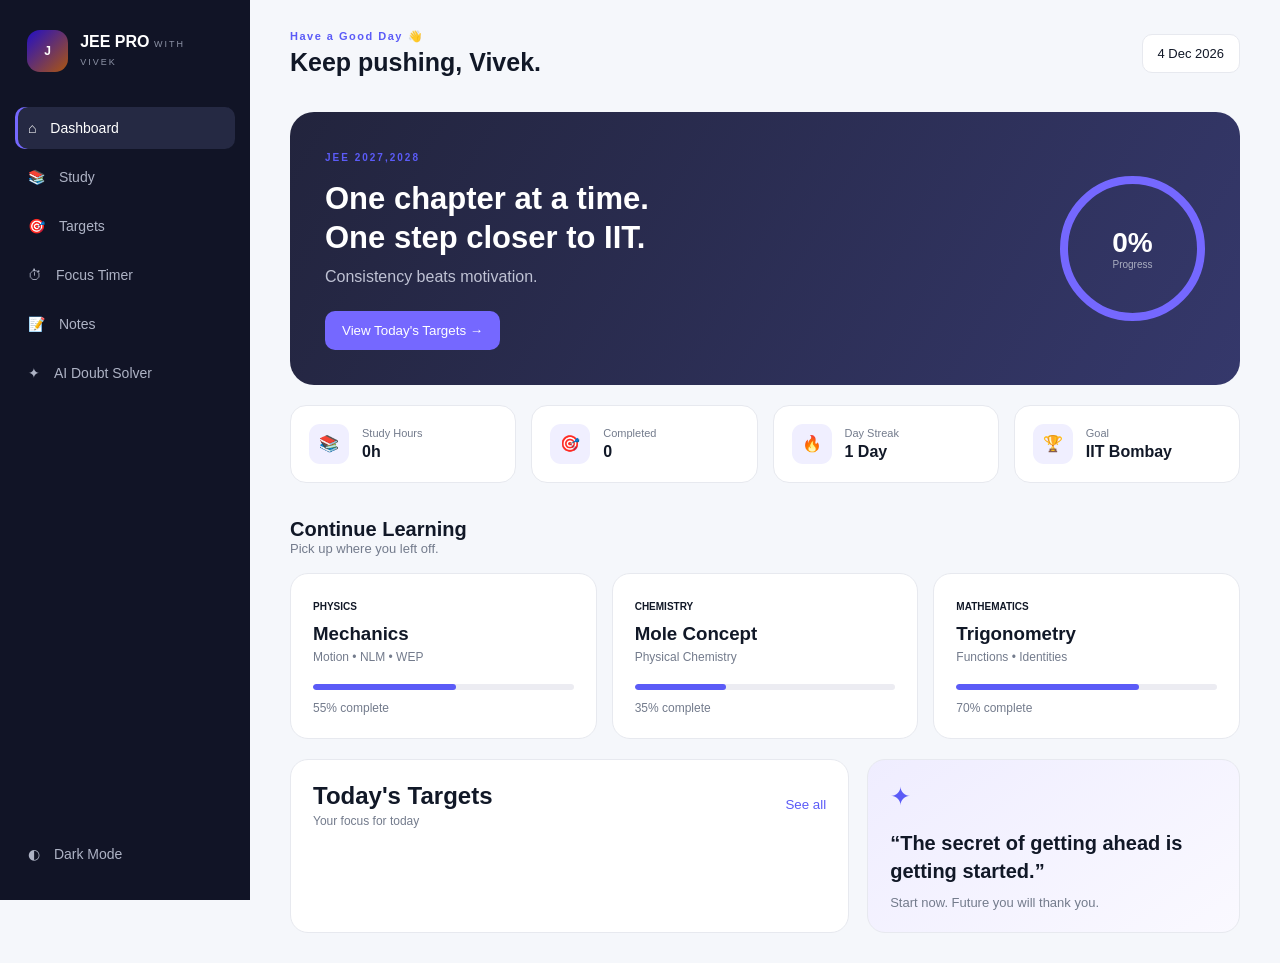
<file: Index.html>
<!DOCTYPE html>
<html lang="en">
<head>
    <meta charset="UTF-8">
    <meta name="viewport" content="width=device-width, initial-scale=1.0">
    <title>JEE Pro | Study Dashboard</title>
    <link rel="stylesheet" href="style.css">
</head>

<body>

<div class="app">

    <aside class="sidebar">
        <div class="logo">
            <div class="logoIcon">J</div>
            <div>
                <b>JEE PRO</b>
                <small>WITH VIVEK</small>
            </div>
        </div>

        <nav>
            <button class="nav active" onclick="openPage('dashboard',this)">⌂ <span>Dashboard</span></button>
            <button class="nav" onclick="openPage('study',this)">📚 <span>Study</span></button>
            <button class="nav" onclick="openPage('targets',this)">🎯 <span>Targets</span></button>
            <button class="nav" onclick="openPage('timer',this)">⏱ <span>Focus Timer</span></button>
            <button class="nav" onclick="openPage('notes',this)">📝 <span>Notes</span></button>
            <button class="nav" onclick="openPage('ai',this)">✦ <span>AI Doubt Solver</span></button>
        </nav>

        <div class="sideBottom">
            <button class="nav" onclick="toggleTheme()">◐ <span>Dark Mode</span></button>
        </div>
    </aside>


    <main class="main">

        <header class="topbar">
            <button class="mobileMenu" onclick="toggleSidebar()">☰</button>

            <div>
                <p class="hello">Have a Good Day 👋</p>
                <h1>Keep pushing, Vivek.</h1>
            </div>

            <div class="date" id="today"></div>
        </header>


        <!-- DASHBOARD -->

        <section id="dashboard" class="page active">

            <div class="heroCard">
                <div>
                    <span class="tag">JEE 2027,2028</span>
                    <h2>One chapter at a time.<br>One step closer to IIT.</h2>
                    <p>Consistency beats motivation.</p>
                    <button onclick="openPage('targets')">View Today's Targets →</button>
                </div>

                <div class="heroCircle">
                    <strong id="progressCircle">0%</strong>
                    <span>Progress</span>
                </div>
            </div>


            <div class="stats">

                <div class="stat">
                    <span>📚</span>
                    <div>
                        <small>Study Hours</small>
                        <strong id="hours">0h</strong>
                    </div>
                </div>

                <div class="stat">
                    <span>🎯</span>
                    <div>
                        <small>Completed</small>
                        <strong id="completedCount">0</strong>
                    </div>
                </div>

                <div class="stat">
                    <span>🔥</span>
                    <div>
                        <small>Day Streak</small>
                        <strong>1 Day</strong>
                    </div>
                </div>

                <div class="stat">
                    <span>🏆</span>
                    <div>
                        <small>Goal</small>
                        <strong>IIT Bombay</strong>
                    </div>
                </div>

            </div>


            <div class="sectionTitle">
                <div>
                    <h2>Continue Learning</h2>
                    <p>Pick up where you left off.</p>
                </div>
            </div>

            <div class="subjectGrid">

                <div class="subject physics">
                    <span>PHYSICS</span>
                    <h3>Mechanics</h3>
                    <p>Motion • NLM • WEP</p>
                    <div class="bar"><i style="width:55%"></i></div>
                    <small>55% complete</small>
                </div>

                <div class="subject chemistry">
                    <span>CHEMISTRY</span>
                    <h3>Mole Concept</h3>
                    <p>Physical Chemistry</p>
                    <div class="bar"><i style="width:35%"></i></div>
                    <small>35% complete</small>
                </div>

                <div class="subject maths">
                    <span>MATHEMATICS</span>
                    <h3>Trigonometry</h3>
                    <p>Functions • Identities</p>
                    <div class="bar"><i style="width:70%"></i></div>
                    <small>70% complete</small>
                </div>

            </div>


            <div class="bottomGrid">

                <div class="panel">
                    <div class="panelHead">
                        <div>
                            <h2>Today's Targets</h2>
                            <p>Your focus for today</p>
                        </div>
                        <button onclick="openPage('targets')">See all</button>
                    </div>

                    <div id="dashboardTargets"></div>
                </div>


                <div class="quote">
                    <div class="quoteIcon">✦</div>
                    <h2>“The secret of getting ahead is getting started.”</h2>
                    <p>Start now. Future you will thank you.</p>
                </div>

            </div>

        </section>


        <!-- STUDY -->

        <section id="study" class="page">

            <div class="pageTitle">
                <span class="tag">LEARNING</span>
                <h1>Study Room</h1>
                <p>Choose a subject and start learning.</p>
            </div>

            <div class="largeSubjects">

                <div class="largeSubject">
                    <div class="subjectIcon">⚡</div>
                    <div>
                        <small>PHYSICS</small>
                        <h2>Physics</h2>
                        <p>Mechanics, Waves, Electricity & more</p>
                    
                    </div>
                    <button>Open →</button>
                </div>

                <div class="largeSubject">
                    <div class="subjectIcon">🧪</div>
                    <div>
                        <small>CHEMISTRY</small>
                        <h2>Chemistry</h2>
                        <p>Physical, Organic & Inorganic</p>
                    </div>
                    <button>Open →</button>
                </div>

                <div class="largeSubject">
                    <div class="subjectIcon">📐</div>
                    <div>
                        <small>MATHEMATICS</small>
                        <h2>Mathematics</h2>
                        <p>Algebra, Calculus, Geometry & more</p>
                    </div>
                    <button>Open →</button>
                </div>

            </div>

        </section>


        <!-- TARGETS -->

        <section id="targets" class="page">

            <div class="pageTitle">
                <span class="tag">PRODUCTIVITY</span>
                <h1>Target Planner</h1>
                <p>Plan your work. Complete your goals.</p>
            </div>

            <div class="addTarget">
                <input id="targetInput" placeholder="What will you complete today?">
                <button onclick="addTarget()">+ Add Target</button>
            </div>

            <div id="targetList"></div>

        </section>


        <!-- TIMER -->

        <section id="timer" class="page">

    <div class="pageTitle">
        <span class="tag">FOCUS</span>
        <h1>Focus Timer</h1>
        <p>Apne study session ka time khud set karo.</p>
    </div>

    <div class="timerCard">

        <div class="timerRing">
            <strong id="timerDisplay">25:00</strong>
            <span id="timerStatus">READY</span>
        </div>

        <div class="timerEdit">

            <label>Set Study Time</label>

            <div class="timeInputs">

                <input
                    type="number"
                    id="customMinutes"
                    min="1"
                    max="180"
                    value="25"
                    placeholder="Minutes"
                >

                <span>MIN</span>

            </div>

            <button onclick="setCustomTime()">
                ✓ Set Time
            </button>

        </div>

        <div class="timerButtons">

            <button onclick="startTimer()">
                ▶ Start
            </button>

            <button onclick="pauseTimer()">
                Ⅱ Pause
            </button>

            <button class="reset" onclick="resetTimer()">
                ↻ Reset
            </button>

        </div>

    </div>

</section>


        <!-- NOTES -->

        <section id="notes" class="page">

            <div class="pageTitle">
                <span class="tag">PERSONAL</span>
                <h1>My Notes</h1>
                <p>Keep your important ideas here.</p>
            </div>

            <div class="notesCard">
                <textarea id="notesBox" placeholder="Write your formulas, ideas or revision notes..."></textarea>
                <div>
                    <button onclick="saveNotes()">Save Notes</button>
                    <button class="reset" onclick="clearNotes()">Clear</button>
                </div>
                <small id="noteStatus"></small>
            </div>

        </section>


        <!-- AI -->

        <section id="ai" class="page">

            <div class="pageTitle">
                <span class="tag">INTELLIGENCE</span>
                <h1>AI Doubt Solver</h1>
                <p>Ask your JEE doubt and get help.</p>
            </div>

            <div class="aiCard">

                <div id="chatBox">
                    <div class="message bot">
                        <b>✦ JEE AI</b>
                        <p>Hello! Apna JEE doubt pucho.</p>
                    </div>
                </div>

                <div class="chatInput">
                    <input id="question" placeholder="Ask your Physics, Chemistry or Maths doubt...">
                    <button onclick="askAI()">Send ↑</button>
                </div>

                <small>AI connection can be added later using an API/backend.</small>

            </div>

        </section>

    </main>

</div>

<script src="script.js"></script>

</body>
</html>
</file>
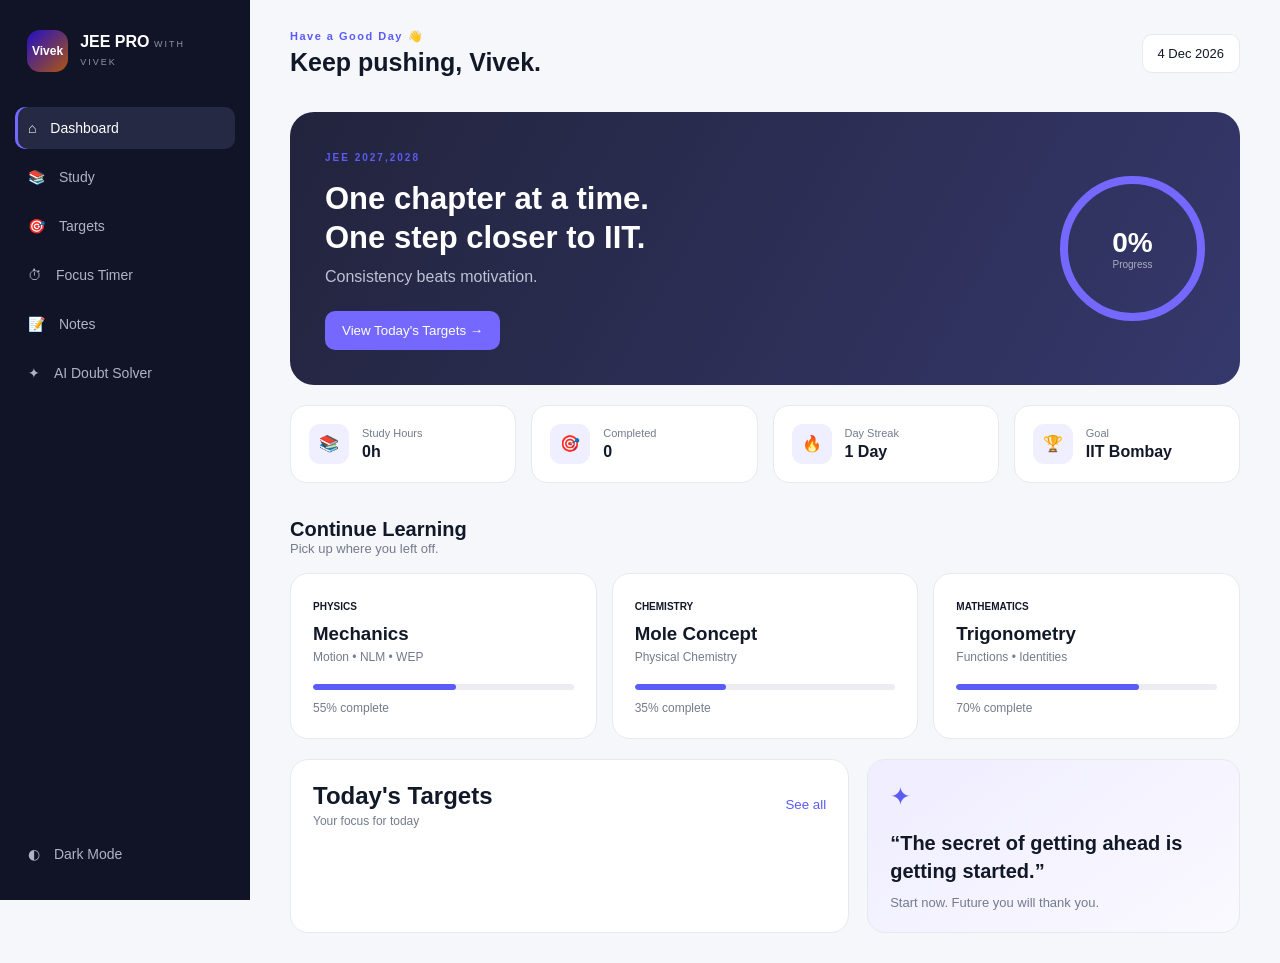
<file: index.html>
<!DOCTYPE html>
<html lang="en">
<head>
    <meta charset="UTF-8">
    <meta name="viewport" content="width=device-width, initial-scale=1.0">
    <title>JEE Pro | Study Dashboard</title>
    <link rel="stylesheet" href="style.css">
</head>

<body>

<div class="app">

    <aside class="sidebar">
        <div class="logo">
            <div class="logoIcon">Vivek</div>
            <div>
                <b>JEE PRO</b>
                <small>WITH VIVEK</small>
            </div>
        </div>

        <nav>
            <button class="nav active" onclick="openPage('dashboard',this)">⌂ <span>Dashboard</span></button>
            <button class="nav" onclick="openPage('study',this)">📚 <span>Study</span></button>
            <button class="nav" onclick="openPage('targets',this)">🎯 <span>Targets</span></button>
            <button class="nav" onclick="openPage('timer',this)">⏱ <span>Focus Timer</span></button>
            <button class="nav" onclick="openPage('notes',this)">📝 <span>Notes</span></button>
            <button class="nav" onclick="openPage('ai',this)">✦ <span>AI Doubt Solver</span></button>
        </nav>

        <div class="sideBottom">
            <button class="nav" onclick="toggleTheme()">◐ <span>Dark Mode</span></button>
        </div>
    </aside>


    <main class="main">

        <header class="topbar">
            <button class="mobileMenu" onclick="toggleSidebar()">☰</button>

            <div>
                <p class="hello">Have a Good Day 👋</p>
                <h1>Keep pushing, Vivek.</h1>
            </div>

            <div class="date" id="today"></div>
        </header>


        <!-- DASHBOARD -->

        <section id="dashboard" class="page active">

            <div class="heroCard">
                <div>
                    <span class="tag">JEE 2027,2028</span>
                    <h2>One chapter at a time.<br>One step closer to IIT.</h2>
                    <p>Consistency beats motivation.</p>
                    <button onclick="openPage('targets')">View Today's Targets →</button>
                </div>

                <div class="heroCircle">
                    <strong id="progressCircle">0%</strong>
                    <span>Progress</span>
                </div>
            </div>


            <div class="stats">

                <div class="stat">
                    <span>📚</span>
                    <div>
                        <small>Study Hours</small>
                        <strong id="hours">0h</strong>
                    </div>
                </div>

                <div class="stat">
                    <span>🎯</span>
                    <div>
                        <small>Completed</small>
                        <strong id="completedCount">0</strong>
                    </div>
                </div>

                <div class="stat">
                    <span>🔥</span>
                    <div>
                        <small>Day Streak</small>
                        <strong>1 Day</strong>
                    </div>
                </div>

                <div class="stat">
                    <span>🏆</span>
                    <div>
                        <small>Goal</small>
                        <strong>IIT Bombay</strong>
                    </div>
                </div>

            </div>


            <div class="sectionTitle">
                <div>
                    <h2>Continue Learning</h2>
                    <p>Pick up where you left off.</p>
                </div>
            </div>

            <div class="subjectGrid">

                <div class="subject physics">
                    <span>PHYSICS</span>
                    <h3>Mechanics</h3>
                    <p>Motion • NLM • WEP</p>
                    <div class="bar"><i style="width:55%"></i></div>
                    <small>55% complete</small>
                </div>

                <div class="subject chemistry">
                    <span>CHEMISTRY</span>
                    <h3>Mole Concept</h3>
                    <p>Physical Chemistry</p>
                    <div class="bar"><i style="width:35%"></i></div>
                    <small>35% complete</small>
                </div>

                <div class="subject maths">
                    <span>MATHEMATICS</span>
                    <h3>Trigonometry</h3>
                    <p>Functions • Identities</p>
                    <div class="bar"><i style="width:70%"></i></div>
                    <small>70% complete</small>
                </div>

            </div>


            <div class="bottomGrid">

                <div class="panel">
                    <div class="panelHead">
                        <div>
                            <h2>Today's Targets</h2>
                            <p>Your focus for today</p>
                        </div>
                        <button onclick="openPage('targets')">See all</button>
                    </div>

                    <div id="dashboardTargets"></div>
                </div>


                <div class="quote">
                    <div class="quoteIcon">✦</div>
                    <h2>“The secret of getting ahead is getting started.”</h2>
                    <p>Start now. Future you will thank you.</p>
                </div>

            </div>

        </section>


        <!-- STUDY -->

        <section id="study" class="page">

            <div class="pageTitle">
                <span class="tag">LEARNING</span>
                <h1>Study Room</h1>
                <p>Choose a subject and start learning.</p>
            </div>

            <div class="largeSubjects">

                <div class="largeSubject">
                    <div class="subjectIcon">⚡</div>
                    <div>
                        <small>PHYSICS</small>
                        <h2>Physics</h2>
                        <p>Mechanics, Waves, Electricity & more</p>
                    
                    </div>
                    <button>Open →</button>
                </div>

                <div class="largeSubject">
                    <div class="subjectIcon">🧪</div>
                    <div>
                        <small>CHEMISTRY</small>
                        <h2>Chemistry</h2>
                        <p>Physical, Organic & Inorganic</p>
                    </div>
                    <button>Open →</button>
                </div>

                <div class="largeSubject">
                    <div class="subjectIcon">📐</div>
                    <div>
                        <small>MATHEMATICS</small>
                        <h2>Mathematics</h2>
                        <p>Algebra, Calculus, Geometry & more</p>
                    </div>
                    <button>Open →</button>
                </div>

            </div>

        </section>


        <!-- TARGETS -->

        <section id="targets" class="page">

            <div class="pageTitle">
                <span class="tag">PRODUCTIVITY</span>
                <h1>Target Planner</h1>
                <p>Plan your work. Complete your goals.</p>
            </div>

            <div class="addTarget">
                <input id="targetInput" placeholder="What will you complete today?">
                <button onclick="addTarget()">+ Add Target</button>
            </div>

            <div id="targetList"></div>

        </section>


        <!-- TIMER -->

        <section id="timer" class="page">

    <div class="pageTitle">
        <span class="tag">FOCUS</span>
        <h1>Focus Timer</h1>
        <p>Apne study session ka time khud set karo.</p>
    </div>

    <div class="timerCard">

        <div class="timerRing">
            <strong id="timerDisplay">25:00</strong>
            <span id="timerStatus">READY</span>
        </div>

        <div class="timerEdit">

            <label>Set Study Time</label>

            <div class="timeInputs">

                <input
                    type="number"
                    id="customMinutes"
                    min="1"
                    max="180"
                    value="25"
                    placeholder="Minutes"
                >

                <span>MIN</span>

            </div>

            <button onclick="setCustomTime()">
                ✓ Set Time
            </button>

        </div>

        <div class="timerButtons">

            <button onclick="startTimer()">
                ▶ Start
            </button>

            <button onclick="pauseTimer()">
                Ⅱ Pause
            </button>

            <button class="reset" onclick="resetTimer()">
                ↻ Reset
            </button>

        </div>

    </div>

</section>


        <!-- NOTES -->

        <section id="notes" class="page">

            <div class="pageTitle">
                <span class="tag">PERSONAL</span>
                <h1>My Notes</h1>
                <p>Keep your important ideas here.</p>
            </div>

            <div class="notesCard">
                <textarea id="notesBox" placeholder="Write your formulas, ideas or revision notes..."></textarea>
                <div>
                    <button onclick="saveNotes()">Save Notes</button>
                    <button class="reset" onclick="clearNotes()">Clear</button>
                </div>
                <small id="noteStatus"></small>
            </div>

        </section>


        <!-- AI -->

        <section id="ai" class="page">

            <div class="pageTitle">
                <span class="tag">INTELLIGENCE</span>
                <h1>AI Doubt Solver</h1>
                <p>Ask your JEE doubt and get help.</p>
            </div>

            <div class="aiCard">

                <div id="chatBox">
                    <div class="message bot">
                        <b>✦ JEE AI</b>
                        <p>Hello! Apna JEE doubt pucho.</p>
                    </div>
                </div>

                <div class="chatInput">
                    <input id="question" placeholder="Ask your Physics, Chemistry or Maths doubt...">
                    <button onclick="askAI()">Send ↑</button>
                </div>

                <small>AI connection can be added later using an API/backend.</small>

            </div>

        </section>

    </main>

</div>

<script src="script.js"></script>

</body>
</html>
</file>
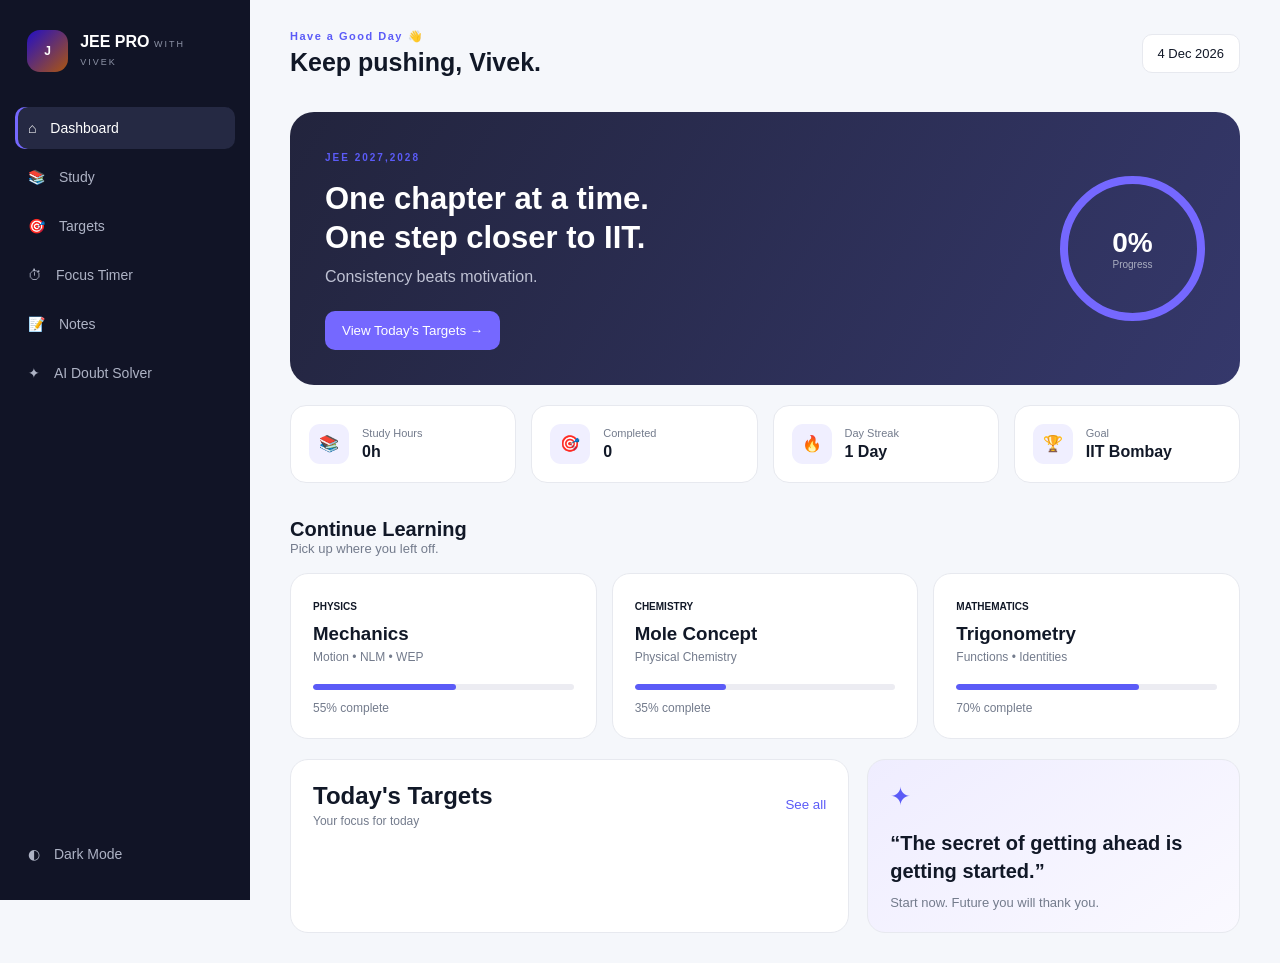
<file: New.html>
<!DOCTYPE html>
<html lang="en">
<head>
    <meta charset="UTF-8">
    <meta name="viewport" content="width=device-width, initial-scale=1.0">
    <title>JEE Pro | Study Dashboard</title>
    <link rel="stylesheet" href="style.css">
</head>

<body>

<div class="app">

    <aside class="sidebar">
        <div class="logo">
            <div class="logoIcon">J</div>
            <div>
                <b>JEE PRO</b>
                <small>WITH VIVEK</small>
            </div>
        </div>

        <nav>
            <button class="nav active" onclick="openPage('dashboard',this)">⌂ <span>Dashboard</span></button>
            <button class="nav" onclick="openPage('study',this)">📚 <span>Study</span></button>
            <button class="nav" onclick="openPage('targets',this)">🎯 <span>Targets</span></button>
            <button class="nav" onclick="openPage('timer',this)">⏱ <span>Focus Timer</span></button>
            <button class="nav" onclick="openPage('notes',this)">📝 <span>Notes</span></button>
            <button class="nav" onclick="openPage('ai',this)">✦ <span>AI Doubt Solver</span></button>
        </nav>

        <div class="sideBottom">
            <button class="nav" onclick="toggleTheme()">◐ <span>Dark Mode</span></button>
        </div>
    </aside>


    <main class="main">

        <header class="topbar">
            <button class="mobileMenu" onclick="toggleSidebar()">☰</button>

            <div>
                <p class="hello">Have a Good Day 👋</p>
                <h1>Keep pushing, Vivek.</h1>
            </div>

            <div class="date" id="today"></div>
        </header>


        <!-- DASHBOARD -->

        <section id="dashboard" class="page active">

            <div class="heroCard">
                <div>
                    <span class="tag">JEE 2027,2028</span>
                    <h2>One chapter at a time.<br>One step closer to IIT.</h2>
                    <p>Consistency beats motivation.</p>
                    <button onclick="openPage('targets')">View Today's Targets →</button>
                </div>

                <div class="heroCircle">
                    <strong id="progressCircle">0%</strong>
                    <span>Progress</span>
                </div>
            </div>


            <div class="stats">

                <div class="stat">
                    <span>📚</span>
                    <div>
                        <small>Study Hours</small>
                        <strong id="hours">0h</strong>
                    </div>
                </div>

                <div class="stat">
                    <span>🎯</span>
                    <div>
                        <small>Completed</small>
                        <strong id="completedCount">0</strong>
                    </div>
                </div>

                <div class="stat">
                    <span>🔥</span>
                    <div>
                        <small>Day Streak</small>
                        <strong>1 Day</strong>
                    </div>
                </div>

                <div class="stat">
                    <span>🏆</span>
                    <div>
                        <small>Goal</small>
                        <strong>IIT Bombay</strong>
                    </div>
                </div>

            </div>


            <div class="sectionTitle">
                <div>
                    <h2>Continue Learning</h2>
                    <p>Pick up where you left off.</p>
                </div>
            </div>

            <div class="subjectGrid">

                <div class="subject physics">
                    <span>PHYSICS</span>
                    <h3>Mechanics</h3>
                    <p>Motion • NLM • WEP</p>
                    <div class="bar"><i style="width:55%"></i></div>
                    <small>55% complete</small>
                </div>

                <div class="subject chemistry">
                    <span>CHEMISTRY</span>
                    <h3>Mole Concept</h3>
                    <p>Physical Chemistry</p>
                    <div class="bar"><i style="width:35%"></i></div>
                    <small>35% complete</small>
                </div>

                <div class="subject maths">
                    <span>MATHEMATICS</span>
                    <h3>Trigonometry</h3>
                    <p>Functions • Identities</p>
                    <div class="bar"><i style="width:70%"></i></div>
                    <small>70% complete</small>
                </div>

            </div>


            <div class="bottomGrid">

                <div class="panel">
                    <div class="panelHead">
                        <div>
                            <h2>Today's Targets</h2>
                            <p>Your focus for today</p>
                        </div>
                        <button onclick="openPage('targets')">See all</button>
                    </div>

                    <div id="dashboardTargets"></div>
                </div>


                <div class="quote">
                    <div class="quoteIcon">✦</div>
                    <h2>“The secret of getting ahead is getting started.”</h2>
                    <p>Start now. Future you will thank you.</p>
                </div>

            </div>

        </section>


        <!-- STUDY -->

        <section id="study" class="page">

            <div class="pageTitle">
                <span class="tag">LEARNING</span>
                <h1>Study Room</h1>
                <p>Choose a subject and start learning.</p>
            </div>

            <div class="largeSubjects">

                <div class="largeSubject">
                    <div class="subjectIcon">⚡</div>
                    <div>
                        <small>PHYSICS</small>
                        <h2>Physics</h2>
                        <p>Mechanics, Waves, Electricity & more</p>
                    
                    </div>
                    <button>Open →</button>
                </div>

                <div class="largeSubject">
                    <div class="subjectIcon">🧪</div>
                    <div>
                        <small>CHEMISTRY</small>
                        <h2>Chemistry</h2>
                        <p>Physical, Organic & Inorganic</p>
                    </div>
                    <button>Open →</button>
                </div>

                <div class="largeSubject">
                    <div class="subjectIcon">📐</div>
                    <div>
                        <small>MATHEMATICS</small>
                        <h2>Mathematics</h2>
                        <p>Algebra, Calculus, Geometry & more</p>
                    </div>
                    <button>Open →</button>
                </div>

            </div>

        </section>


        <!-- TARGETS -->

        <section id="targets" class="page">

            <div class="pageTitle">
                <span class="tag">PRODUCTIVITY</span>
                <h1>Target Planner</h1>
                <p>Plan your work. Complete your goals.</p>
            </div>

            <div class="addTarget">
                <input id="targetInput" placeholder="What will you complete today?">
                <button onclick="addTarget()">+ Add Target</button>
            </div>

            <div id="targetList"></div>

        </section>


        <!-- TIMER -->

        <section id="timer" class="page">

    <div class="pageTitle">
        <span class="tag">FOCUS</span>
        <h1>Focus Timer</h1>
        <p>Apne study session ka time khud set karo.</p>
    </div>

    <div class="timerCard">

        <div class="timerRing">
            <strong id="timerDisplay">25:00</strong>
            <span id="timerStatus">READY</span>
        </div>

        <div class="timerEdit">

            <label>Set Study Time</label>

            <div class="timeInputs">

                <input
                    type="number"
                    id="customMinutes"
                    min="1"
                    max="180"
                    value="25"
                    placeholder="Minutes"
                >

                <span>MIN</span>

            </div>

            <button onclick="setCustomTime()">
                ✓ Set Time
            </button>

        </div>

        <div class="timerButtons">

            <button onclick="startTimer()">
                ▶ Start
            </button>

            <button onclick="pauseTimer()">
                Ⅱ Pause
            </button>

            <button class="reset" onclick="resetTimer()">
                ↻ Reset
            </button>

        </div>

    </div>

</section>


        <!-- NOTES -->

        <section id="notes" class="page">

            <div class="pageTitle">
                <span class="tag">PERSONAL</span>
                <h1>My Notes</h1>
                <p>Keep your important ideas here.</p>
            </div>

            <div class="notesCard">
                <textarea id="notesBox" placeholder="Write your formulas, ideas or revision notes..."></textarea>
                <div>
                    <button onclick="saveNotes()">Save Notes</button>
                    <button class="reset" onclick="clearNotes()">Clear</button>
                </div>
                <small id="noteStatus"></small>
            </div>

        </section>


        <!-- AI -->

        <section id="ai" class="page">

            <div class="pageTitle">
                <span class="tag">INTELLIGENCE</span>
                <h1>AI Doubt Solver</h1>
                <p>Ask your JEE doubt and get help.</p>
            </div>

            <div class="aiCard">

                <div id="chatBox">
                    <div class="message bot">
                        <b>✦ JEE AI</b>
                        <p>Hello! Apna JEE doubt pucho.</p>
                    </div>
                </div>

                <div class="chatInput">
                    <input id="question" placeholder="Ask your Physics, Chemistry or Maths doubt...">
                    <button onclick="askAI()">Send ↑</button>
                </div>

                <small>AI connection can be added later using an API/backend.</small>

            </div>

        </section>

    </main>

</div>

<script src="script.js"></script>

</body>
</html>
</file>
<file: style.css>
* {
    margin: 0;
    padding: 0;
    box-sizing: border-box;
}

:root {
    --bg: #f5f7fb;
    --card: #ffffff;
    --text: #111827;
    --muted: #737b8c;
    --primary: #5b5bf7;
    --border: #e7e9ef;
}

body {
    font-family: Inter, Arial, sans-serif;
    background: var(--bg);
    color: var(--text);
    transition: .3s;
}

button {
    border: 0;
    cursor: pointer;
    font-family: inherit;
}

.app {
    display: flex;
    min-height: 100vh;
}


/* SIDEBAR */

.sidebar {
    width: 250px;
    background: #111426;
    color: white;
    padding: 25px 15px;
    position: fixed;
    height: 100vh;
    display: flex;
    flex-direction: column;
    z-index: 10;
}

.logo {
    display: flex;
    align-items: center;
    gap: 12px;
    padding: 5px 12px 35px;
}

.logoIcon {
    width: 42px;
    height: 42px;
    border-radius: 13px;
    display: grid;
    place-items: center;
    background: linear-gradient(135deg,#220fc5,#ad560f);
    font-size: 12px;
    font-weight: bold;
}

.logo b {
    display: ;
}

.logo small {
    color: #8e94a7;
    font-size: 9px;
    letter-spacing: 2px;
}

nav {
    display: grid;
    gap: 7px;
}

.nav {
    width: 100%;
    padding: 13px;
    background: transparent;
    color: #aeb3c5;
    border-radius: 10px;
    text-align: left;
    font-size: 14px;
}

.nav span {
    margin-left: 10px;
}

.nav:hover,
.nav.active {
    background: #252943;
    color: white;
}

.nav.active {
    box-shadow: inset 3px 0 #7568ff;
}

.sideBottom {
    margin-top: auto;
}


/* MAIN */

.main {
    margin-left: 250px;
    width: calc(100% - 250px);
    padding: 30px 40px;
}

.topbar {
    display: flex;
    align-items: center;
    justify-content: space-between;
    margin-bottom: 35px;
}

.hello {
    color: var(--primary);
    font-size: 11px;
    font-weight: bold;
    letter-spacing: 1.5px;
}

.topbar h1 {
    margin-top: 5px;
    font-size: 25px;
}

.date {
    background: var(--card);
    border: 1px solid var(--border);
    padding: 11px 15px;
    border-radius: 10px;
    font-size: 13px;
}

.mobileMenu {
    display: none;
}


/* PAGES */

.page {
    display: none;
}

.page.active {
    display: block;
}

.pageTitle {
    margin-bottom: 25px;
}

.pageTitle h1 {
    font-size: 32px;
    margin: 7px 0;
}

.pageTitle p {
    color: var(--muted);
}

.tag {
    font-size: 10px;
    letter-spacing: 2px;
    font-weight: bold;
    color: var(--primary);
}


/* HERO */

.heroCard {
    min-height: 260px;
    padding: 35px;
    border-radius: 24px;
    background: linear-gradient(120deg,#22243d,#35386b);
    color: white;
    display: flex;
    justify-content: space-between;
    align-items: center;
    overflow: hidden;
}

.heroCard h2 {
    font-size: 31px;
    line-height: 1.25;
    margin: 15px 0 10px;
}

.heroCard p {
    color: #bfc2d4;
}

.heroCard button {
    margin-top: 25px;
    padding: 12px 17px;
    border-radius: 10px;
    background: #7568ff;
    color: white;
}

.heroCircle {
    width: 145px;
    height: 145px;
    border-radius: 50%;
    border: 8px solid #7568ff;
    display: grid;
    place-content: center;
    text-align: center;
}

.heroCircle strong {
    font-size: 28px;
}

.heroCircle span {
    font-size: 10px;
    color: #aaaec1;
}


/* STATS */

.stats {
    display: grid;
    grid-template-columns: repeat(4,1fr);
    gap: 15px;
    margin: 20px 0 35px;
}

.stat {
    background: var(--card);
    border: 1px solid var(--border);
    padding: 18px;
    border-radius: 16px;
    display: flex;
    align-items: center;
    gap: 13px;
}

.stat > span {
    width: 40px;
    height: 40px;
    display: grid;
    place-items: center;
    background: #f0efff;
    border-radius: 11px;
}

.stat small,
.stat strong {
    display: block;
}

.stat small {
    color: var(--muted);
    font-size: 11px;
}

.stat strong {
    margin-top: 4px;
}


/* SUBJECTS */

.sectionTitle {
    margin-bottom: 17px;
}

.sectionTitle h2 {
    font-size: 20px;
}

.sectionTitle p {
    color: var(--muted);
    font-size: 13px;
}

.subjectGrid {
    display: grid;
    grid-template-columns: repeat(3,1fr);
    gap: 15px;
}

.subject {
    padding: 22px;
    border-radius: 18px;
    background: var(--card);
    border: 1px solid var(--border);
}

.subject span {
    font-size: 10px;
    font-weight: bold;
}

.subject h3 {
    margin: 9px 0 5px;
}

.subject p,
.subject small {
    color: var(--muted);
    font-size: 12px;
}

.bar {
    height: 6px;
    background: #ececf2;
    border-radius: 20px;
    margin: 20px 0 8px;
    overflow: hidden;
}

.bar i {
    height: 100%;
    display: block;
    background: var(--primary);
    border-radius: inherit;
}


/* BOTTOM */

.bottomGrid {
    display: grid;
    grid-template-columns: 1.5fr 1fr;
    gap: 18px;
    margin-top: 20px;
}

.panel,
.quote {
    background: var(--card);
    border: 1px solid var(--border);
    border-radius: 18px;
    padding: 22px;
}

.panelHead {
    display: flex;
    justify-content: space-between;
    align-items: center;
}

.panelHead p {
    color: var(--muted);
    font-size: 12px;
    margin-top: 4px;
}

.panelHead button {
    background: transparent;
    color: var(--primary);
}

.quote {
    background: linear-gradient(145deg,#efedff,#faf9ff);
}

.quoteIcon {
    font-size: 25px;
    color: var(--primary);
}

.quote h2 {
    margin: 18px 0 10px;
    font-size: 20px;
    line-height: 1.4;
}

.quote p {
    color: var(--muted);
    font-size: 13px;
}


/* TARGETS */

.addTarget {
    display: flex;
    gap: 10px;
    margin-bottom: 20px;
}

.addTarget input,
.chatInput input {
    flex: 1;
    border: 1px solid var(--border);
    background: var(--card);
    color: var(--text);
    padding: 14px;
    border-radius: 11px;
    outline: none;
}

.addTarget button,
.chatInput button,
.notesCard button {
    background: var(--primary);
    color: white;
    padding: 12px 18px;
    border-radius: 11px;
}

.target {
    background: var(--card);
    border: 1px solid var(--border);
    padding: 17px;
    margin: 10px 0;
    border-radius: 14px;
    display: flex;
    justify-content: space-between;
}

.target.done {
    opacity: .5;
    text-decoration: line-through;
}


/* STUDY */

.largeSubjects {
    display: grid;
    gap: 15px;
}

.largeSubject {
    background: var(--card);
    border: 1px solid var(--border);
    padding: 24px;
    border-radius: 18px;
    display: flex;
    align-items: center;
    gap: 18px;
}

.subjectIcon {
    width: 55px;
    height: 55px;
    display: grid;
    place-items: center;
    background: #f0efff;
    border-radius: 15px;
    font-size: 24px;
}

.largeSubject div:nth-child(2) {
    flex: 1;
}

.largeSubject small {
    color: var(--primary);
    font-size: 9px;
    font-weight: bold;
}

.largeSubject h2 {
    margin: 5px 0;
}

.largeSubject p {
    color: var(--muted);
    font-size: 13px;
}

.largeSubject button {
    background: var(--primary);
    color: white;
    padding: 11px 16px;
    border-radius: 10px;
}


/* TIMER */

.timerCard {
    max-width: 600px;
    margin: auto;
    background: var(--card);
    border: 1px solid var(--border);
    border-radius: 25px;
    padding: 45px;
    text-align: center;
}

.timerRing {
    width: 250px;
    height: 250px;
    border-radius: 50%;
    border: 10px solid #e5e2ff;
    outline: 3px solid var(--primary);
    outline-offset: -16px;
    display: grid;
    place-content: center;
    margin: auto;
}

.timerRing strong {
    font-size: 52px;
}

.timerRing span {
    color: var(--muted);
    font-size: 10px;
    letter-spacing: 2px;
}

.timerButtons {
    margin-top: 35px;
}

.timerButtons button {
    padding: 12px 18px;
    border-radius: 10px;
    background: var(--primary);
    color: white;
}

.reset {
    background: #ececf2 !important;
    color: #555 !important;
}


/* NOTES */

.notesCard,
.aiCard {
    background: var(--card);
    border: 1px solid var(--border);
    padding: 20px;
    border-radius: 18px;
}

.notesCard textarea {
    width: 100%;
    min-height: 400px;
    border: 0;
    resize: vertical;
    outline: none;
    background: transparent;
    color: var(--text);
    font-family: inherit;
    font-size: 15px;
}


/* AI */

#chatBox {
    min-height: 350px;
    max-height: 500px;
    overflow-y: auto;
    padding: 10px;
}

.message {
    max-width: 80%;
    padding: 13px;
    margin: 10px 0;
    border-radius: 13px;
}

.message p {
    margin-top: 5px;
}

.bot {
    background: #f0efff;
}

.user {
    background: var(--primary);
    color: white;
    margin-left: auto;
}

.chatInput {
    display: flex;
    gap: 10px;
    margin-top: 15px;
}


/* DARK MODE */

body.dark {
    --bg: #0d0f18;
    --card: #171a28;
    --text: #f3f4f6;
    --muted: #9499aa;
    --border: #282c3d;
}

body.dark .quote {
    background: #1b1d31;
}

body.dark .stat > span,
body.dark .subjectIcon {
    background: #272642;
}

body.dark .bar {
    background: #292c3b;
}

body.dark .bot {
    background: #25283a;
}


/* MOBILE */

@media(max-width:800px) {

    .sidebar {
        transform: translateX(-100%);
        transition: .3s;
    }

    .sidebar.show {
        transform: translateX(0);
    }

    .main {
        margin-left: 0;
        width: 100%;
        padding: 20px;
    }

    .mobileMenu {
        display: block;
        background: var(--card);
        color: var(--text);
        padding: 10px;
        border-radius: 8px;
        margin-right: 10px;
    }

    .topbar {
        align-items: flex-start;
    }

    .topbar > div:nth-child(2) {
        flex: 1;
    }

    .date {
        display: none;
    }

    .stats {
        grid-template-columns: repeat(2,1fr);
    }

    .subjectGrid,
    .bottomGrid {
        grid-template-columns: 1fr;
    }

    .heroCard {
        padding: 25px;
    }

    .heroCard h2 {
        font-size: 24px;
    }

    .heroCircle {
        width: 95px;
        height: 95px;
    }

    .heroCircle strong {
        font-size: 20px;
    }

    .largeSubject {
        align-items: flex-start;
        flex-wrap: wrap;
    }
}
.timerEdit {
    margin-top: 30px;
}

.timerEdit label {
    display: block;
    color: var(--muted);
    font-size: 13px;
    margin-bottom: 10px;
}

.timeInputs {
    display: flex;
    justify-content: center;
    align-items: center;
    gap: 8px;
}

.timeInputs input {
    width: 110px;
    padding: 12px;
    text-align: center;
    border: 1px solid var(--border);
    border-radius: 10px;
    background: var(--bg);
    color: var(--text);
    font-size: 18px;
    outline: none;
}

.timeInputs span {
    color: var(--muted);
    font-size: 11px;
    font-weight: bold;
}

.timerEdit button {
    margin-top: 12px;
    background: var(--primary);
    color: white;
    padding: 10px 16px;
    border-radius: 10px;
}
.logo {
    padding: 5px 12px 35px;
}

.logo img {
    width: 100%;
    max-width: 180px;
    height: 55px;
    object-fit: contain;
    object-position: left center;
}
</file>
